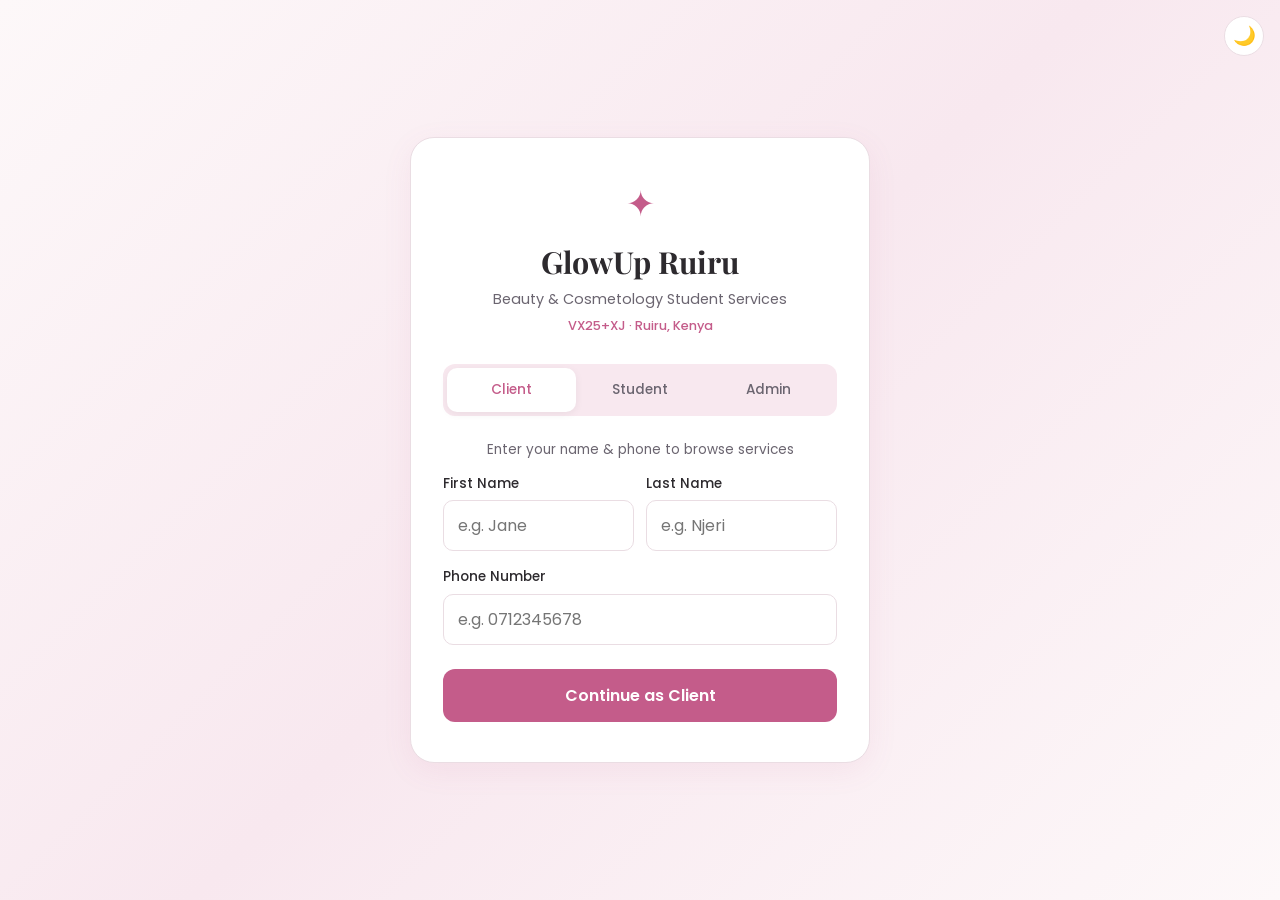
<file: index.html>
<!DOCTYPE html>
<html lang="en">
<head>
  <meta charset="UTF-8">
  <meta name="viewport" content="width=device-width, initial-scale=1.0">
  <title>GlowUp Ruiru | Login</title>
  <link rel="stylesheet" href="styles.css">
  <link href="https://fonts.googleapis.com/css2?family=Playfair+Display:wght@500;600;700&family=Poppins:wght@300;400;500;600&display=swap" rel="stylesheet">
</head>
<body class="login-page">
  <button class="theme-toggle" id="themeToggle" onclick="toggleTheme()" title="Toggle dark mode"
    style="position:fixed;top:16px;right:16px;z-index:50;">🌙</button>

  <div class="login-container" style="max-width:460px;">
    <div class="login-card">
      <div class="logo">
        <div class="logo-icon">✦</div>
        <h1>GlowUp Ruiru</h1>
        <p class="tagline">Beauty & Cosmetology Student Services</p>
        <p class="location">VX25+XJ · Ruiru, Kenya</p>
      </div>

      <div class="role-tabs">
        <button class="tab active" data-role="client">Client</button>
        <button class="tab" data-role="student">Student</button>
        <button class="tab" data-role="admin">Admin</button>
      </div>

      <!-- ========== CLIENT ========== -->
      <form id="clientForm" class="auth-form">
        <p class="form-hint">Enter your name & phone to browse services</p>
        <div class="form-row">
          <div class="form-group">
            <label>First Name</label>
            <input type="text" id="cFirstName" placeholder="e.g. Jane" required>
          </div>
          <div class="form-group">
            <label>Last Name</label>
            <input type="text" id="cLastName" placeholder="e.g. Njeri" required>
          </div>
        </div>
        <div class="form-group">
          <label>Phone Number</label>
          <input type="tel" id="cPhone" placeholder="e.g. 0712345678" required>
        </div>
        <button type="submit" class="btn-primary">Continue as Client</button>
      </form>

      <!-- ========== STUDENT ========== -->
      <div id="studentSection" class="auth-form" style="display:none;">
        <div class="sub-tabs">
          <button type="button" class="sub-tab active" data-sub="login">Login</button>
          <button type="button" class="sub-tab" data-sub="register">First time? Register</button>
        </div>

        <!-- Student Login -->
        <form id="studentLoginForm">
          <p class="form-hint">Login with your phone & password</p>
          <div class="form-group">
            <label>Phone Number</label>
            <input type="tel" id="sLoginPhone" placeholder="e.g. 0712345678" required>
          </div>
          <div class="form-group">
            <label>Password</label>
            <input type="password" id="sLoginPass" placeholder="Your password" required>
          </div>
          <button type="submit" class="btn-primary">Login as Student</button>
          <p class="forgot-link"><a href="forgot.html">Forgot password?</a></p>
        </form>

        <!-- Student Register -->
        <form id="studentRegisterForm" style="display:none;">
          <p class="form-hint">Create your student account</p>
          <div class="form-row">
            <div class="form-group">
              <label>First Name</label>
              <input type="text" id="sRegFirst" placeholder="e.g. Amina" required>
            </div>
            <div class="form-group">
              <label>Last Name</label>
              <input type="text" id="sRegLast" placeholder="e.g. Wanjiku" required>
            </div>
          </div>
          <div class="form-group">
            <label>Phone / WhatsApp</label>
            <input type="tel" id="sRegPhone" placeholder="e.g. 0712345678" required>
          </div>
          <div class="form-group">
            <label>Create Password</label>
            <input type="password" id="sRegPass" placeholder="Choose your own password" required minlength="4">
          </div>
          <div class="form-group">
            <label>Confirm Password</label>
            <input type="password" id="sRegPass2" placeholder="Type password again" required>
          </div>
          <button type="submit" class="btn-primary">Create Student Account</button>
        </form>
      </div>

      <!-- ========== ADMIN ========== -->
      <div id="adminSection" class="auth-form" style="display:none;">
        <div class="sub-tabs">
          <button type="button" class="sub-tab active" data-sub="alogin">Login</button>
          <button type="button" class="sub-tab" data-sub="aregister">First time? Register</button>
        </div>

        <form id="adminLoginForm">
          <p class="form-hint">Admin login</p>
          <div class="form-group">
            <label>Admin Name</label>
            <input type="text" id="aLoginName" placeholder="Your full name" required>
          </div>
          <div class="form-group">
            <label>Phone Number</label>
            <input type="tel" id="aLoginPhone" placeholder="e.g. 0712345678" required>
          </div>
          <div class="form-group">
            <label>Password</label>
            <input type="password" id="aLoginPass" placeholder="Your password" required>
          </div>
          <button type="submit" class="btn-primary">Login as Admin</button>
        </form>

        <form id="adminRegisterForm" style="display:none;">
          <p class="form-hint">Create the Admin account</p>
          <div class="form-group">
            <label>Admin Name</label>
            <input type="text" id="aRegName" placeholder="Your full name" required>
          </div>
          <div class="form-group">
            <label>Phone Number</label>
            <input type="tel" id="aRegPhone" placeholder="e.g. 0712345678" required>
          </div>
          <div class="form-group">
            <label>Create Password</label>
            <input type="password" id="aRegPass" placeholder="Choose your own password" required minlength="4">
          </div>
          <div class="form-group">
            <label>Confirm Password</label>
            <input type="password" id="aRegPass2" placeholder="Type password again" required>
          </div>
          <button type="submit" class="btn-primary">Create Admin Account</button>
        </form>
      </div>
    </div>
  </div>

  <script src="app.js"></script>
  <script>initTheme();</script>
</body>
</html>
</file>
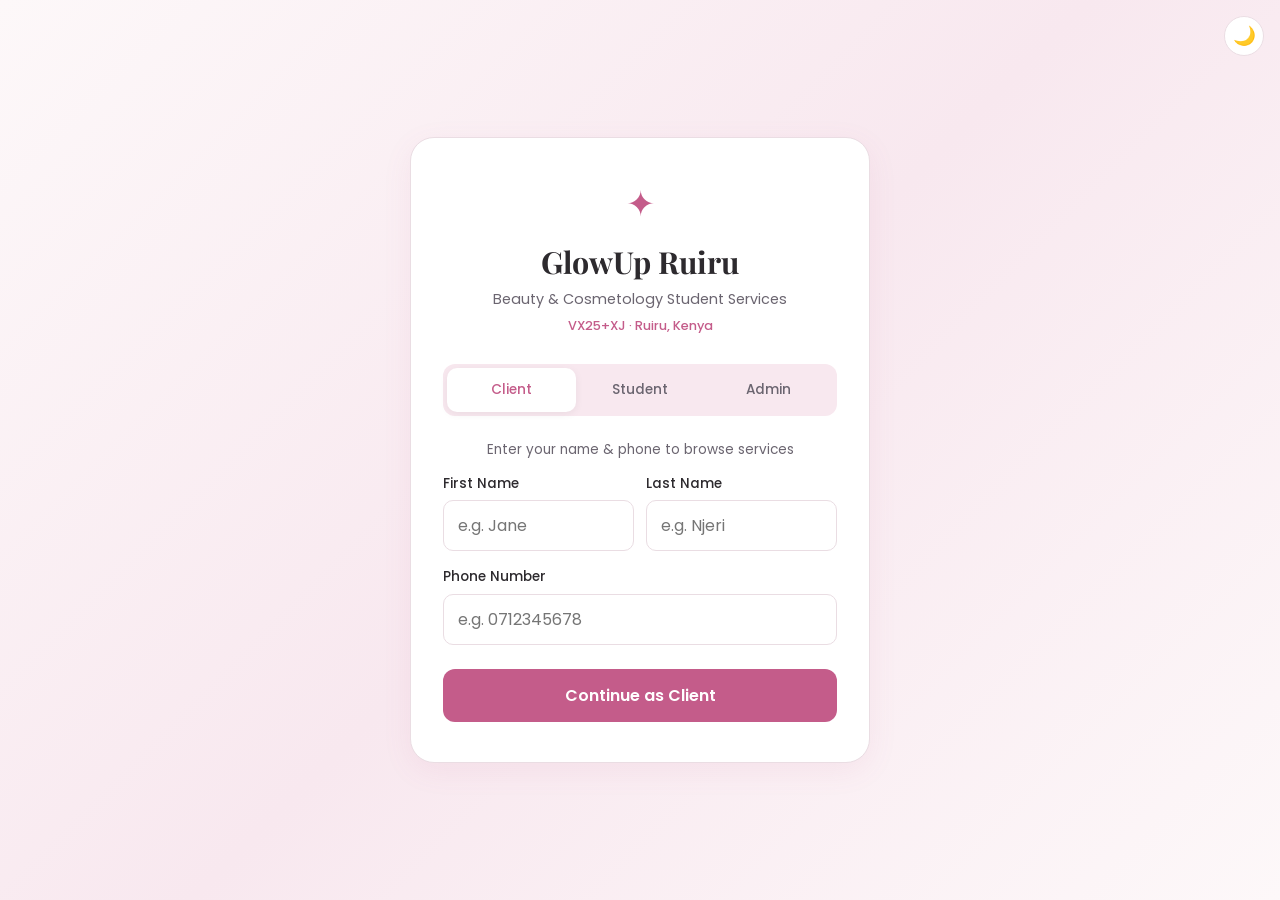
<file: admin.html>
<!DOCTYPE html>
<html lang="en">
<head>
  <meta charset="UTF-8">
  <meta name="viewport" content="width=device-width, initial-scale=1.0">
  <title>Admin Dashboard | GlowUp Ruiru</title>
  <link rel="stylesheet" href="styles.css">
  <link href="https://fonts.googleapis.com/css2?family=Playfair+Display:wght@500;600;700&family=Poppins:wght@300;400;500;600&display=swap" rel="stylesheet">
</head>
<body>
  <nav class="navbar">
    <div class="nav-brand">
      <span class="logo-icon">✦</span>
      <span>GlowUp Ruiru — Admin</span>
    </div>
    <div class="nav-actions">
      <button class="theme-toggle" id="themeToggle" onclick="toggleTheme()" title="Toggle dark mode">🌙</button>
      <span class="user-badge" id="userBadge">Admin</span>
      <button class="btn-outline" onclick="logout()">Logout</button>
    </div>
  </nav>

  <main class="dashboard">
    <header class="page-header">
      <h1>Admin Dashboard</h1>
      <p>View all students, their services, and ratings. You cannot edit a student’s posts — only view and manage overview.</p>
      <p class="date-display" id="todayDate"></p>
    </header>

    <!-- Stats -->
    <div class="info-cards" id="adminStats">
      <div class="info-card">
        <span class="info-icon">👩‍🎓</span>
        <div><strong id="statStudents">0</strong><p>Students</p></div>
      </div>
      <div class="info-card">
        <span class="info-icon">💅</span>
        <div><strong id="statServices">0</strong><p>Services today</p></div>
      </div>
      <div class="info-card">
        <span class="info-icon">⭐</span>
        <div><strong id="statRatings">0</strong><p>Total ratings</p></div>
      </div>
    </div>

    <!-- All Students & Ratings -->
    <section class="card" style="margin-bottom:24px;">
      <h2>All Students & Ratings</h2>
      <div id="studentsRatingsList"></div>
    </section>

    <!-- All Services -->
    <section class="card">
      <div class="list-header">
        <h2>All Posted Services (Today)</h2>
        <button class="btn-danger-sm" onclick="adminClearAllServices()">Clear All Services</button>
      </div>
      <div id="allServicesList" class="services-list" style="max-height:none;"></div>
    </section>
  </main>

  <script src="app.js"></script>
  <script>
    if (sessionStorage.getItem('role') !== 'admin') {
      window.location.href = 'index.html';
    }
    document.getElementById('userBadge').textContent = sessionStorage.getItem('fullName') || 'Admin';
    document.getElementById('todayDate').textContent = new Date().toLocaleDateString('en-KE', {
      weekday: 'long', year: 'numeric', month: 'long', day: 'numeric'
    });
    initTheme();
    renderAdminDashboard();
  </script>
</body>
</html>
</file>
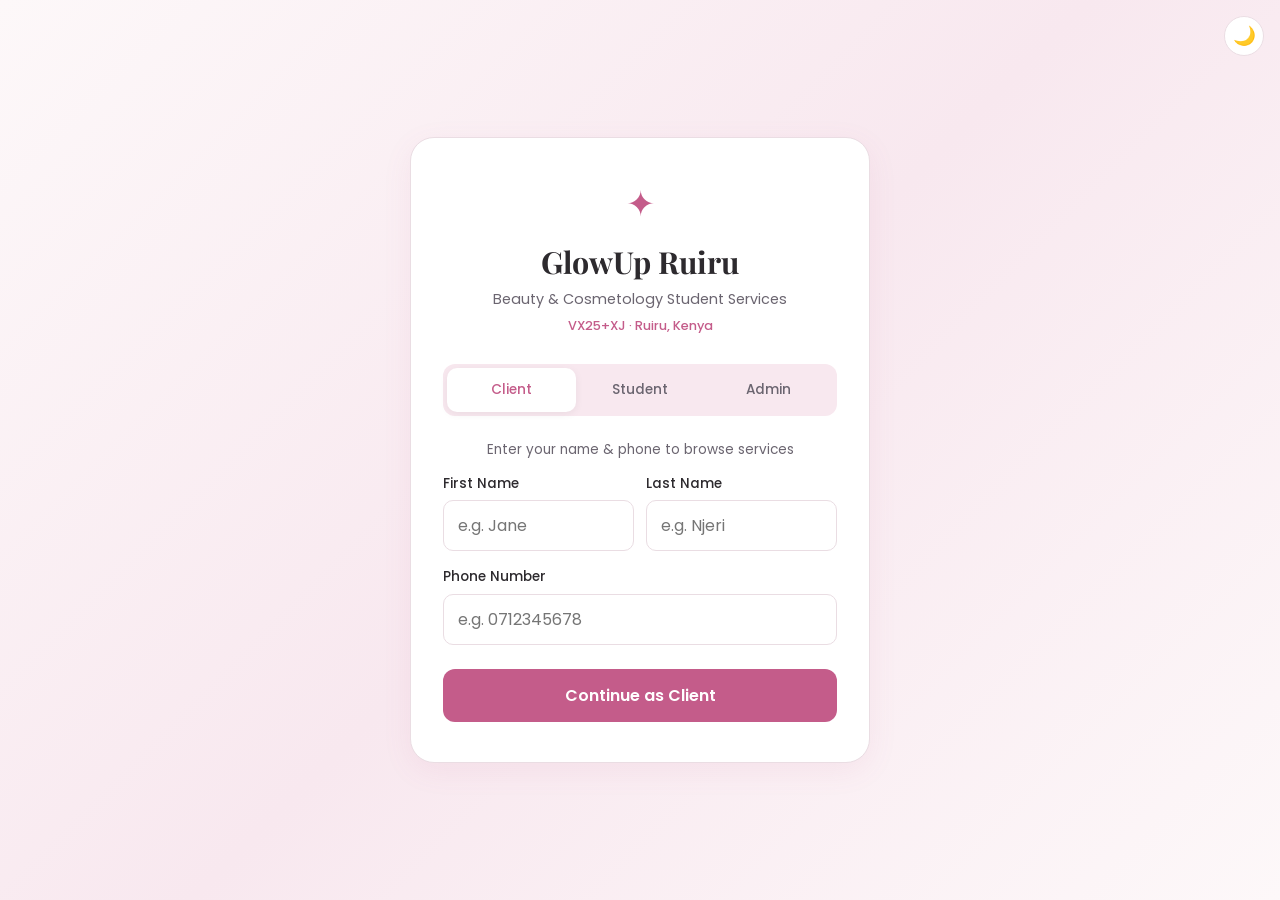
<file: client.html>
<!DOCTYPE html>
<html lang="en">
<head>
  <meta charset="UTF-8">
  <meta name="viewport" content="width=device-width, initial-scale=1.0">
  <title>Available Services | GlowUp Ruiru</title>
  <link rel="stylesheet" href="styles.css">
  <link href="https://fonts.googleapis.com/css2?family=Playfair+Display:wght@500;600;700&family=Poppins:wght@300;400;500;600&display=swap" rel="stylesheet">
</head>
<body>
  <nav class="navbar">
    <div class="nav-brand">
      <span class="logo-icon">✦</span>
      <span>GlowUp Ruiru</span>
    </div>
    <div class="nav-actions">
      <button class="theme-toggle" id="themeToggle" onclick="toggleTheme()" title="Toggle dark mode">🌙</button>
      <a href="https://wa.me/254700000000?text=Hello%20GlowUp%20Ruiru%2C%20I%20have%20a%20question" 
         class="btn-whatsapp-nav" target="_blank" rel="noopener">
        💬 WhatsApp Us
      </a>
      <span class="user-badge" id="userBadge">Client</span>
      <button class="btn-outline" onclick="logout()">Logout</button>
    </div>
  </nav>

  <main class="dashboard">
    <!-- Welcome Banner -->
    <div class="welcome-banner" id="welcomeBanner">
      <div>
        <h2 id="welcomeName">Welcome!</h2>
        <p>Find beauty services offered by cosmetology students in Ruiru today.</p>
      </div>
      <div class="welcome-meta">
        <span id="todayDate"></span>
      </div>
    </div>

    <!-- Quick Info Cards -->
    <div class="info-cards">
      <div class="info-card">
        <span class="info-icon">📍</span>
        <div>
          <strong>Location</strong>
          <p>VX25+XJ, Ruiru</p>
        </div>
      </div>
      <div class="info-card">
        <span class="info-icon">🕐</span>
        <div>
          <strong>Today's Slots</strong>
          <p id="slotCount">0 available</p>
        </div>
      </div>
      <div class="info-card">
        <span class="info-icon">💅</span>
        <div>
          <strong>Services</strong>
          <p>Student-run beauty</p>
        </div>
      </div>
    </div>

    <!-- Filter + Search -->
    <div class="filter-bar">
      <input type="text" id="searchInput" placeholder="Search by name or service..." oninput="renderClientList()">
      <select id="filterService" onchange="renderClientList()">
        <option value="">All Services</option>
        <option value="Hair Braiding">Hair Braiding</option>
        <option value="Hair Styling / Blowdry">Hair Styling / Blowdry</option>
        <option value="Locs / Dreadlocks">Locs / Dreadlocks</option>
        <option value="Manicure">Manicure</option>
        <option value="Pedicure">Pedicure</option>
        <option value="Gel Nails">Gel Nails</option>
        <option value="Facial Treatment">Facial Treatment</option>
        <option value="Makeup Application">Makeup Application</option>
        <option value="Waxing">Waxing</option>
        <option value="Eyebrow Threading">Eyebrow Threading</option>
        <option value="Massage / Spa">Massage / Spa</option>
        <option value="Shaving for Men">Shaving for Men</option>
        <option value="Other">Other</option>
      </select>
      <select id="sortBy" onchange="renderClientList()">
        <option value="newest">Newest first</option>
        <option value="rating">⭐ Highest rated</option>
                      </select>
      <button class="btn-outline" onclick="renderClientList()">Refresh</button>
    </div>

    <!-- Services Grid -->
    <div id="clientServicesList" class="client-grid"></div>

    <div id="emptyState" class="empty-state" style="display:none;">
      <div class="empty-icon">💅</div>
      <h3>No services posted yet</h3>
      <p>Check back later — students will post their available times and services for today.</p>
      <button class="btn-primary" style="max-width:260px;margin:16px auto 0;" onclick="showRequestForm()">
        Request a Service
      </button>
    </div>

    <!-- Request a Service (idea) -->
    <section class="card request-card" id="requestSection" style="display:none; margin-top:28px;">
      <h2>Request a Service</h2>
      <p style="color:var(--text-muted);margin-bottom:16px;font-size:0.9rem;">
        No one has posted what you need? Send a request and students will see it.
      </p>
      <form id="requestForm">
        <div class="form-row">
          <div class="form-group">
            <label>Service you want</label>
            <input type="text" id="reqService" placeholder="e.g. Box braids" required>
          </div>
          <div class="form-group">
            <label>Preferred time</label>
            <input type="time" id="reqTime" required>
          </div>
        </div>
        <div class="form-group">
          <label>Notes</label>
          <textarea id="reqNotes" rows="2" placeholder="Any details..."></textarea>
        </div>
        <button type="submit" class="btn-primary">Send Request via WhatsApp</button>
      </form>
    </section>

    <!-- My Recent Bookings (idea) -->
    <section class="card" style="margin-top:28px;" id="myBookingsSection">
      <h2>My Recent Bookings</h2>
      <div id="myBookingsList">
        <p style="color:var(--text-muted);font-size:0.9rem;">You haven't booked any service yet. Click "Book via WhatsApp" on a service above.</p>
      </div>
    </section>
  </main>

  

  <!-- Rating Modal -->
  <div id="ratingModal" class="modal-overlay" style="display:none;">
    <div class="modal">
      <h3>Rate this Student</h3>
      <p id="ratingStudentName">How was your experience?</p>
      <div class="star-picker" id="starPicker">
        <span data-v="1">★</span>
        <span data-v="2">★</span>
        <span data-v="3">★</span>
        <span data-v="4">★</span>
        <span data-v="5">★</span>
      </div>
      <textarea id="ratingComment" rows="2" placeholder="Optional comment..."></textarea>
      <div class="modal-actions">
        <button class="btn-cancel" onclick="closeRatingModal()">Cancel</button>
        <button class="btn-submit-rate" onclick="submitRating()">Submit Rating</button>
      </div>
    </div>
  
  <script src="app.js"></script>
  <script>
    if (sessionStorage.getItem('role') !== 'client') {
      window.location.href = 'index.html';
    }
    const fullName = sessionStorage.getItem('fullName') || 'Client';
    document.getElementById('userBadge').textContent = fullName;
    document.getElementById('welcomeName').textContent = 'Welcome, ' + fullName.split(' ')[0] + '! ✨';
    document.getElementById('todayDate').textContent = new Date().toLocaleDateString('en-KE', {
      weekday: 'long', year: 'numeric', month: 'long', day: 'numeric'
    });
    initTheme();
    renderClientList();
    renderMyBookings();
    setupStarPicker();

    // Request form
    document.getElementById('requestForm')?.addEventListener('submit', function(e) {
      e.preventDefault();
      const service = document.getElementById('reqService').value;
      const time = document.getElementById('reqTime').value;
      const notes = document.getElementById('reqNotes').value;
      const clientName = sessionStorage.getItem('fullName') || 'Client';
      const clientPhone = sessionStorage.getItem('phone') || '';

      const msg = encodeURIComponent(
        `Hello GlowUp Ruiru! 👋\n\n` +
        `I am ${clientName} (${clientPhone}) and I would like to request:\n` +
        `✨ Service: ${service}\n` +
        `🕐 Preferred time: ${time}\n` +
        (notes ? `📝 Notes: ${notes}\n` : '') +
        `\nPlease let me know if a student is available. Thank you!`
      );
      window.open(`https://wa.me/254700000000?text=${msg}`, '_blank');
    });
  </script>
</div>

</body>
</html>
</file>
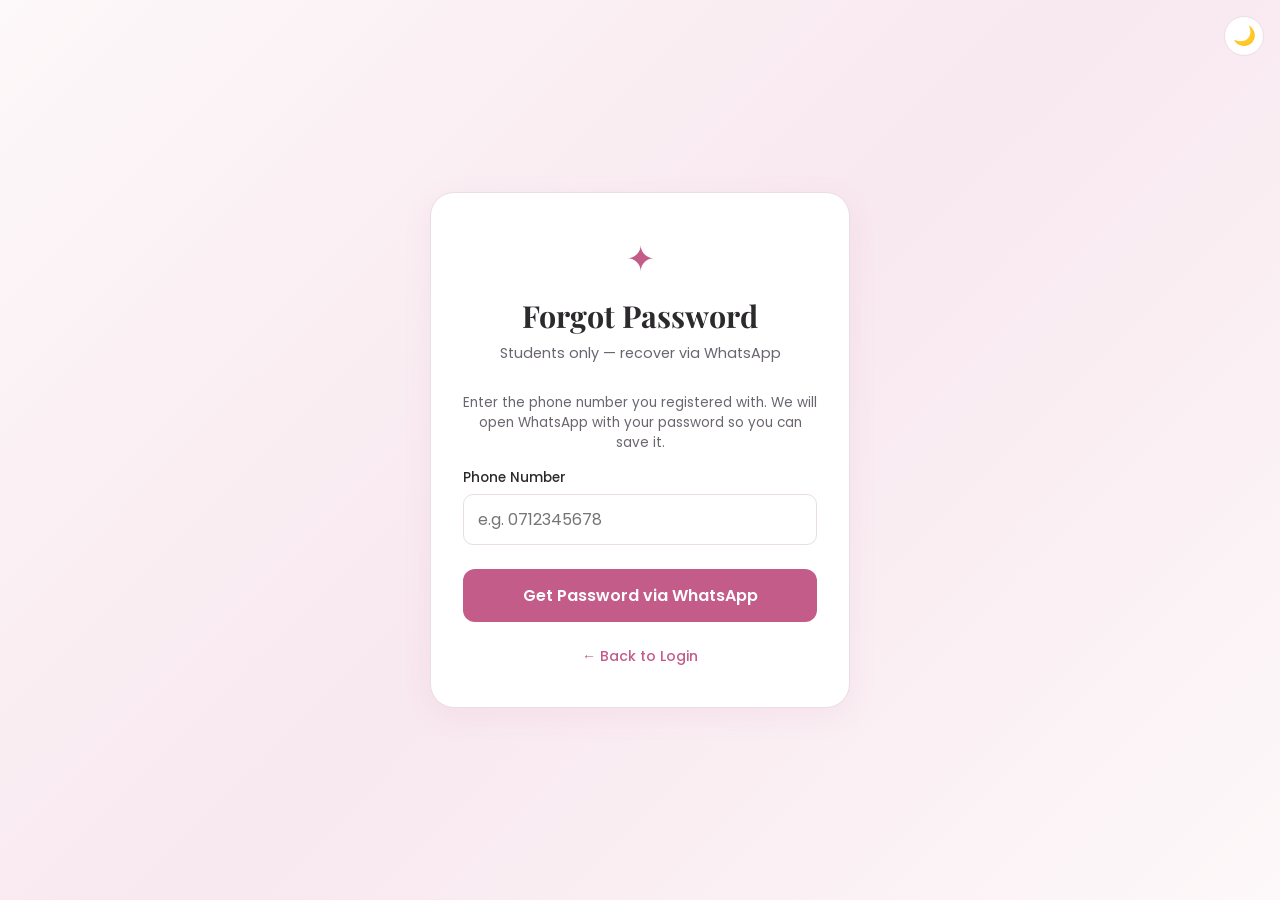
<file: forgot.html>
<!DOCTYPE html>
<html lang="en">
<head>
  <meta charset="UTF-8">
  <meta name="viewport" content="width=device-width, initial-scale=1.0">
  <title>Forgot Password | GlowUp Ruiru</title>
  <link rel="stylesheet" href="styles.css">
  <link href="https://fonts.googleapis.com/css2?family=Playfair+Display:wght@500;600;700&family=Poppins:wght@300;400;500;600&display=swap" rel="stylesheet">
</head>
<body class="login-page">
  <button class="theme-toggle" id="themeToggle" onclick="toggleTheme()" title="Toggle dark mode"
    style="position:fixed;top:16px;right:16px;z-index:50;">🌙</button>

  <div class="login-container">
    <div class="login-card">
      <div class="logo">
        <div class="logo-icon">✦</div>
        <h1>Forgot Password</h1>
        <p class="tagline">Students only — recover via WhatsApp</p>
      </div>

      <form id="forgotForm">
        <p class="form-hint">Enter the phone number you registered with. We will open WhatsApp with your password so you can save it.</p>
        <div class="form-group">
          <label>Phone Number</label>
          <input type="tel" id="forgotPhone" placeholder="e.g. 0712345678" required>
        </div>
        <button type="submit" class="btn-primary">Get Password via WhatsApp</button>
      </form>

      <div id="forgotResult" style="display:none;margin-top:20px;text-align:center;">
        <p style="color:var(--success);font-weight:500;margin-bottom:12px;">✓ Account found!</p>
        <p style="font-size:0.9rem;color:var(--text-muted);margin-bottom:14px;">
          WhatsApp will open with your password. Send the message to yourself to save it.
        </p>
        <a id="waRecoverLink" class="btn-book" href="#" target="_blank" style="display:inline-block;text-decoration:none;max-width:280px;">
          💬 Open WhatsApp & Get Password
        </a>
      </div>

      <p class="forgot-link" style="margin-top:24px;"><a href="index.html">← Back to Login</a></p>
    </div>
  </div>

  <script src="app.js"></script>
  <script>
    initTheme();
    document.getElementById('forgotForm').addEventListener('submit', function(e) {
      e.preventDefault();
      const phone = cleanPhone(document.getElementById('forgotPhone').value);
      if (phone.length < 12) {
        alert('Enter a valid phone number (e.g. 0712345678)');
        return;
      }
      const users = getUsers();
      const student = users.find(u => u.role === 'student' && u.phone === phone);
      if (!student) {
        alert('No student account found with that phone number.');
        document.getElementById('forgotResult').style.display = 'none';
        return;
      }
      // Build WhatsApp message with password so student can save it
      const msg = encodeURIComponent(
        `🔐 GlowUp Ruiru – Password Recovery\n\n` +
        `Hello ${student.fullName},\n\n` +
        `Your login details:\n` +
        `📱 Phone: ${formatPhone(student.phone)}\n` +
        `🔑 Password: ${student.password}\n\n` +
        `Keep this message saved in WhatsApp.\n` +
        `(VX25+XJ Ruiru)`
      );
      const link = document.getElementById('waRecoverLink');
      link.href = `https://wa.me/${student.phone}?text=${msg}`;
      document.getElementById('forgotResult').style.display = 'block';
    });
  </script>
</body>
</html>
</file>
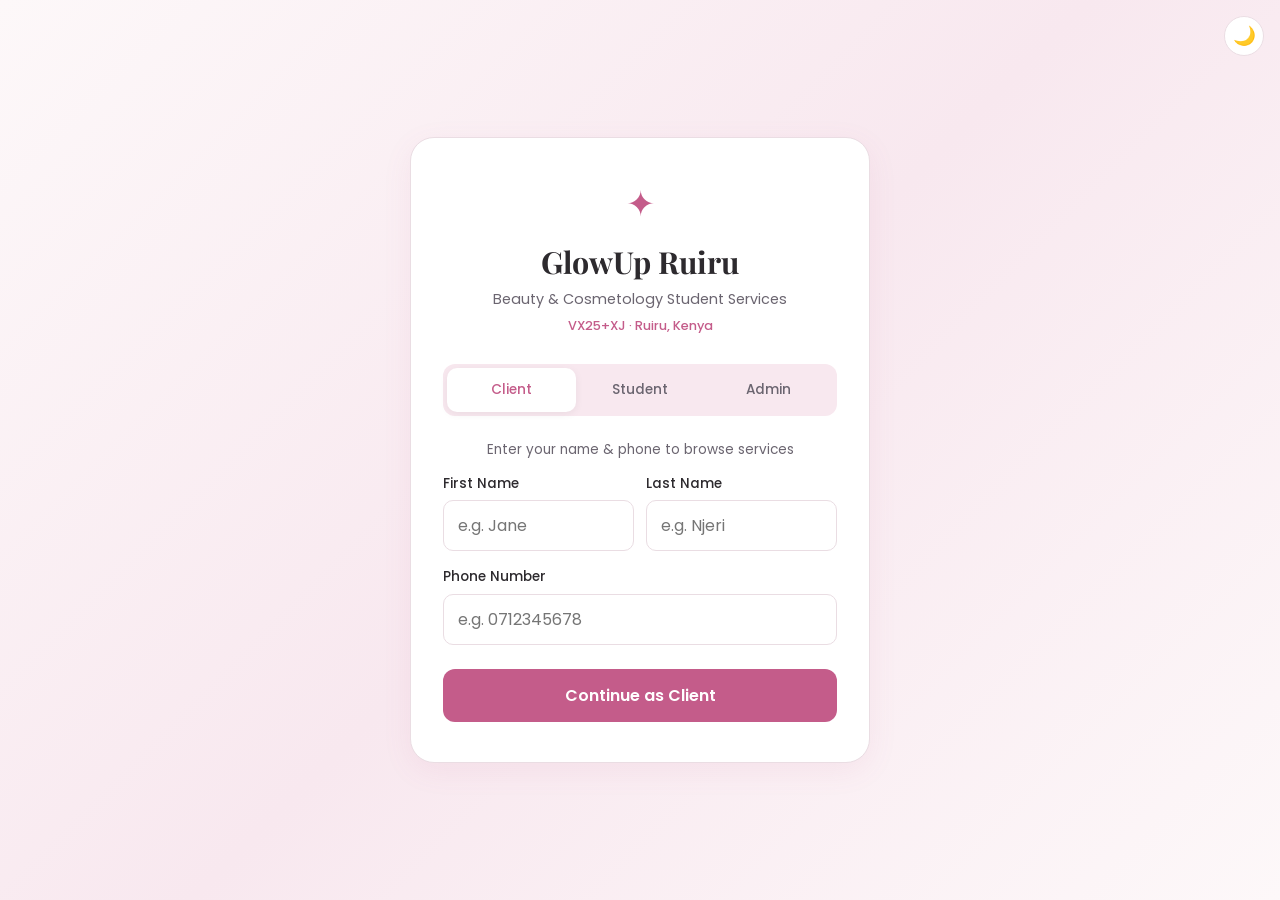
<file: student.html>
<!DOCTYPE html>
<html lang="en">
<head>
  <meta charset="UTF-8">
  <meta name="viewport" content="width=device-width, initial-scale=1.0">
  <title>My Dashboard | GlowUp Ruiru</title>
  <link rel="stylesheet" href="styles.css">
  <link href="https://fonts.googleapis.com/css2?family=Playfair+Display:wght@500;600;700&family=Poppins:wght@300;400;500;600&display=swap" rel="stylesheet">
</head>
<body>
  <nav class="navbar">
    <div class="nav-brand">
      <span class="logo-icon">✦</span>
      <span>GlowUp Ruiru</span>
    </div>
    <div class="nav-actions">
      <button class="theme-toggle" id="themeToggle" onclick="toggleTheme()" title="Toggle dark mode">🌙</button>
      <span class="user-badge" id="userBadge">Student</span>
      <button class="btn-outline" onclick="logout()">Logout</button>
    </div>
  </nav>

  <main class="dashboard">
    <header class="page-header">
      <h1>My Student Dashboard</h1>
      <p>Only <strong>you</strong> can see and manage the services you post. Other students cannot edit your work.</p>
      <p class="date-display" id="todayDate"></p>
    </header>

    <div class="dashboard-grid">
      <section class="card form-card">
        <h2>Post a Service for Today</h2>
        <form id="addServiceForm">
          <div class="form-group">
            <label>Your Name</label>
            <input type="text" id="studentName" readonly>
          </div>
          <div class="form-group">
            <label for="serviceType">Service Type</label>
            <select id="serviceType" required>
              <option value="">Select a service</option>
              <option value="Hair Braiding">Hair Braiding</option>
              <option value="Hair Styling / Blowdry">Hair Styling / Blowdry</option>
              <option value="Locs / Dreadlocks">Locs / Dreadlocks</option>
              <option value="Manicure">Manicure</option>
              <option value="Pedicure">Pedicure</option>
              <option value="Gel Nails">Gel Nails</option>
              <option value="Facial Treatment">Facial Treatment</option>
              <option value="Makeup Application">Makeup Application</option>
              <option value="Waxing">Waxing</option>
              <option value="Eyebrow Threading">Eyebrow Threading</option>
              <option value="Massage / Spa">Massage / Spa</option>
              <option value="Shaving for Men">Shaving for Men</option>
              <option value="Other">Other</option>
            </select>
          </div>
          <div class="form-row">
            <div class="form-group">
              <label for="startTime">Available From</label>
              <input type="time" id="startTime" required>
            </div>
            <div class="form-group">
              <label for="endTime">Available Until</label>
              <input type="time" id="endTime" required>
            </div>
          </div>
          <div class="form-group">
            <label>Your WhatsApp</label>
            <input type="tel" id="whatsapp" readonly>
          </div>
          <div class="form-group">
            <label for="notes">Notes (optional)</label>
            <textarea id="notes" rows="2" placeholder="e.g. Box braids only"></textarea>
          </div>
          <button type="submit" class="btn-primary">Post My Service</button>
        </form>
      </section>

      <section class="card list-card">
        <div class="list-header">
          <h2>My Posted Services</h2>
          <button class="btn-danger-sm" onclick="clearMyServices()">Clear Mine</button>
        </div>
        <div id="servicesList" class="services-list"></div>
        <div id="myRatingBox" style="margin-top:18px;padding-top:14px;border-top:1px solid var(--border);"></div>
      </section>
    </div>

    <section class="card" style="margin-top:28px;">
      <h2>💡 Tips</h2>
      <ul class="tips-list">
        <li>Only you can edit or delete your own services.</li>
        <li>Clients book you directly on WhatsApp.</li>
        <li>Your ratings are public — good work helps you get more clients.</li>
        <li>Clear old slots at the end of the day.</li>
      </ul>
    </section>
  </main>

  <script src="app.js"></script>
  <script>
    if (sessionStorage.getItem('role') !== 'student') {
      window.location.href = 'index.html';
    }
    const fullName = sessionStorage.getItem('fullName') || 'Student';
    const phone = sessionStorage.getItem('phone') || '';
    document.getElementById('userBadge').textContent = fullName;
    document.getElementById('studentName').value = fullName;
    document.getElementById('whatsapp').value = formatPhone(phone);
    document.getElementById('todayDate').textContent = new Date().toLocaleDateString('en-KE', {
      weekday: 'long', year: 'numeric', month: 'long', day: 'numeric'
    });
    initTheme();
    renderStudentList();
    showMyRating();
  </script>
</body>
</html>
</file>
<file: styles.css>
/* ===== GlowUp Ruiru – Beauty & Cosmetology ===== */
:root {
  --primary: #c45c8a;
  --primary-dark: #a3446e;
  --primary-light: #f8e8ef;
  --accent: #d4a017;
  --bg: #fdf8f9;
  --card: #ffffff;
  --text: #2d2a2e;
  --text-muted: #6b6570;
  --border: #eadde3;
  --success: #2d9f6f;
  --danger: #c0392b;
  --shadow: 0 8px 30px rgba(196, 92, 138, 0.08);
  --radius: 16px;
  --star: #f5a623;
  --wa: #25D366;
  --wa-hover: #1ebe57;
}

/* Dark Mode */
[data-theme="dark"] {
  --primary: #e07aab;
  --primary-dark: #c45c8a;
  --primary-light: #3a2a32;
  --accent: #e0b84a;
  --bg: #1a1520;
  --card: #241e2a;
  --text: #f0e8ec;
  --text-muted: #a89aa3;
  --border: #3a3038;
  --success: #3dba85;
  --danger: #e05a4e;
  --shadow: 0 8px 30px rgba(0, 0, 0, 0.35);
  --star: #f5a623;
  --wa: #25D366;
  --wa-hover: #1ebe57;
}

* {
  margin: 0;
  padding: 0;
  box-sizing: border-box;
}

body {
  font-family: 'Poppins', sans-serif;
  background: var(--bg);
  color: var(--text);
  min-height: 100vh;
  line-height: 1.5;
  transition: background 0.3s, color 0.3s;
}

h1, h2, h3 {
  font-family: 'Playfair Display', serif;
}

/* ===== Login Page ===== */
.login-page {
  display: flex;
  align-items: center;
  justify-content: center;
  min-height: 100vh;
  background: linear-gradient(135deg, var(--bg) 0%, var(--primary-light) 50%, var(--bg) 100%);
  padding: 20px;
}

.login-container {
  width: 100%;
  max-width: 420px;
}

.login-card {
  background: var(--card);
  border-radius: 24px;
  padding: 40px 32px;
  box-shadow: var(--shadow);
  border: 1px solid var(--border);
  transition: background 0.3s, border-color 0.3s;
}

.logo {
  text-align: center;
  margin-bottom: 28px;
}

.logo-icon {
  font-size: 2.2rem;
  color: var(--primary);
  margin-bottom: 8px;
}

.logo h1 {
  font-size: 1.9rem;
  color: var(--text);
  margin-bottom: 4px;
}

.tagline {
  color: var(--text-muted);
  font-size: 0.9rem;
}

.location {
  font-size: 0.8rem;
  color: var(--primary);
  margin-top: 6px;
  font-weight: 500;
}

.role-tabs {
  display: flex;
  background: var(--primary-light);
  border-radius: 12px;
  padding: 4px;
  margin-bottom: 24px;
}

.tab {
  flex: 1;
  border: none;
  background: transparent;
  padding: 10px;
  border-radius: 10px;
  font-family: inherit;
  font-size: 0.9rem;
  font-weight: 500;
  cursor: pointer;
  color: var(--text-muted);
  transition: all 0.2s;
}

.tab.active {
  background: var(--card);
  color: var(--primary);
  box-shadow: 0 2px 8px rgba(0,0,0,0.06);
}

.form-group {
  margin-bottom: 16px;
}

.form-group label {
  display: block;
  font-size: 0.85rem;
  font-weight: 500;
  margin-bottom: 6px;
  color: var(--text);
}

.form-group input,
.form-group select,
.form-group textarea {
  width: 100%;
  padding: 12px 14px;
  border: 1.5px solid var(--border);
  border-radius: 10px;
  font-family: inherit;
  font-size: 0.95rem;
  background: var(--card);
  color: var(--text);
  transition: border-color 0.2s, background 0.3s;
}

.form-group input:focus,
.form-group select:focus,
.form-group textarea:focus {
  outline: none;
  border-color: var(--primary);
}

.form-group input[readonly] {
  opacity: 0.85;
  background: var(--primary-light);
}

.form-row {
  display: grid;
  grid-template-columns: 1fr 1fr;
  gap: 12px;
}

.btn-primary {
  width: 100%;
  padding: 14px;
  background: var(--primary);
  color: white;
  border: none;
  border-radius: 12px;
  font-family: inherit;
  font-size: 1rem;
  font-weight: 600;
  cursor: pointer;
  transition: background 0.2s;
  margin-top: 8px;
}

.btn-primary:hover {
  background: var(--primary-dark);
}

.demo-hint {
  margin-top: 24px;
  padding: 14px;
  background: var(--primary-light);
  border-radius: 12px;
  font-size: 0.8rem;
  color: var(--text-muted);
  text-align: center;
}

.demo-hint code {
  background: var(--card);
  padding: 2px 6px;
  border-radius: 4px;
  font-size: 0.78rem;
  color: var(--primary-dark);
}

.form-hint {
  font-size: 0.85rem;
  color: var(--text-muted);
  margin-bottom: 14px;
  text-align: center;
}

.field-hint {
  display: block;
  margin-top: 4px;
  font-size: 0.75rem;
  color: var(--primary);
}

/* ===== Navbar ===== */
.navbar {
  display: flex;
  justify-content: space-between;
  align-items: center;
  padding: 14px 28px;
  background: var(--card);
  border-bottom: 1px solid var(--border);
  position: sticky;
  top: 0;
  z-index: 100;
  transition: background 0.3s, border-color 0.3s;
}

.nav-brand {
  display: flex;
  align-items: center;
  gap: 8px;
  font-family: 'Playfair Display', serif;
  font-size: 1.25rem;
  font-weight: 600;
  color: var(--text);
}

.nav-brand .logo-icon {
  color: var(--primary);
  font-size: 1.4rem;
}

.nav-actions {
  display: flex;
  align-items: center;
  gap: 10px;
  flex-wrap: wrap;
}

.user-badge {
  background: var(--primary-light);
  color: var(--primary-dark);
  padding: 6px 14px;
  border-radius: 20px;
  font-size: 0.85rem;
  font-weight: 500;
}

.btn-outline {
  padding: 8px 16px;
  border: 1.5px solid var(--border);
  background: transparent;
  border-radius: 10px;
  font-family: inherit;
  font-size: 0.85rem;
  font-weight: 500;
  cursor: pointer;
  color: var(--text);
  transition: all 0.2s;
}

.btn-outline:hover {
  border-color: var(--primary);
  color: var(--primary);
}

.btn-danger-sm {
  padding: 6px 12px;
  background: transparent;
  border: 1.5px solid #f5c6cb;
  color: var(--danger);
  border-radius: 8px;
  font-size: 0.8rem;
  font-family: inherit;
  cursor: pointer;
}

.btn-danger-sm:hover {
  background: rgba(192, 57, 43, 0.1);
}

/* Dark mode toggle */
.theme-toggle {
  width: 40px;
  height: 40px;
  border-radius: 50%;
  border: 1.5px solid var(--border);
  background: var(--card);
  cursor: pointer;
  display: flex;
  align-items: center;
  justify-content: center;
  font-size: 1.15rem;
  transition: all 0.2s;
  color: var(--text);
}

.theme-toggle:hover {
  border-color: var(--primary);
  background: var(--primary-light);
}

/* ===== Dashboard ===== */
.dashboard {
  max-width: 1100px;
  margin: 0 auto;
  padding: 32px 24px 60px;
}

.page-header {
  margin-bottom: 28px;
}

.page-header h1 {
  font-size: 1.9rem;
  margin-bottom: 6px;
}

.page-header p {
  color: var(--text-muted);
  font-size: 0.95rem;
}

.date-display {
  margin-top: 8px;
  font-weight: 500;
  color: var(--primary) !important;
}

.dashboard-grid {
  display: grid;
  grid-template-columns: 1fr 1fr;
  gap: 24px;
}

@media (max-width: 800px) {
  .dashboard-grid {
    grid-template-columns: 1fr;
  }
}

.card {
  background: var(--card);
  border-radius: var(--radius);
  padding: 24px;
  box-shadow: var(--shadow);
  border: 1px solid var(--border);
  transition: background 0.3s, border-color 0.3s;
}

.card h2 {
  font-size: 1.25rem;
  margin-bottom: 18px;
}

.list-header {
  display: flex;
  justify-content: space-between;
  align-items: center;
  margin-bottom: 16px;
}

.list-header h2 {
  margin-bottom: 0;
}

/* ===== Service Items (Admin) ===== */
.services-list {
  display: flex;
  flex-direction: column;
  gap: 12px;
  max-height: 520px;
  overflow-y: auto;
}

.service-item {
  background: var(--primary-light);
  border-radius: 12px;
  padding: 14px 16px;
  display: flex;
  justify-content: space-between;
  align-items: flex-start;
  gap: 12px;
}

.service-item .info h4 {
  font-family: 'Poppins', sans-serif;
  font-size: 0.95rem;
  font-weight: 600;
  margin-bottom: 4px;
}

.service-item .info p {
  font-size: 0.82rem;
  color: var(--text-muted);
  margin-bottom: 2px;
}

.service-item .price {
  font-weight: 600;
  color: var(--primary-dark);
  white-space: nowrap;
}

.service-item .delete-btn {
  background: none;
  border: none;
  color: var(--danger);
  cursor: pointer;
  font-size: 1.1rem;
  padding: 0 4px;
  line-height: 1;
}

/* ===== Client Grid ===== */
.filter-bar {
  display: flex;
  gap: 12px;
  margin-bottom: 24px;
  flex-wrap: wrap;
}

.filter-bar select,
.filter-bar input[type="text"] {
  padding: 10px 14px;
  border: 1.5px solid var(--border);
  border-radius: 10px;
  font-family: inherit;
  font-size: 0.9rem;
  background: var(--card);
  color: var(--text);
  min-width: 160px;
}

.filter-bar input[type="text"] {
  flex: 1;
  min-width: 180px;
}

.filter-bar input[type="text"]:focus,
.filter-bar select:focus {
  outline: none;
  border-color: var(--primary);
}

.client-grid {
  display: grid;
  grid-template-columns: repeat(auto-fill, minmax(280px, 1fr));
  gap: 20px;
}

.client-card {
  background: var(--card);
  border-radius: var(--radius);
  padding: 22px;
  box-shadow: var(--shadow);
  border: 1px solid var(--border);
  transition: transform 0.2s, box-shadow 0.2s, background 0.3s;
  display: flex;
  flex-direction: column;
}

.client-card:hover {
  transform: translateY(-3px);
  box-shadow: 0 12px 36px rgba(196, 92, 138, 0.12);
}

.client-card .service-type {
  font-family: 'Playfair Display', serif;
  font-size: 1.2rem;
  margin-bottom: 6px;
  color: var(--text);
}

.client-card .stylist {
  font-size: 0.88rem;
  color: var(--primary);
  font-weight: 500;
  margin-bottom: 8px;
}

.client-card .time-slot {
  display: flex;
  align-items: center;
  gap: 6px;
  font-size: 0.9rem;
  background: var(--primary-light);
  padding: 8px 12px;
  border-radius: 8px;
  margin-bottom: 10px;
  color: var(--text);
}

.client-card .price-tag {
  font-size: 1.15rem;
  font-weight: 600;
  color: var(--primary-dark);
  margin-top: auto;
  padding-top: 10px;
}

.client-card .notes {
  font-size: 0.82rem;
  color: var(--text-muted);
  margin-top: 8px;
  font-style: italic;
}

/* Ratings */
.rating-row {
  display: flex;
  align-items: center;
  gap: 6px;
  margin-bottom: 8px;
  font-size: 0.85rem;
}

.stars {
  color: var(--star);
  letter-spacing: 1px;
}

.rating-count {
  color: var(--text-muted);
  font-size: 0.78rem;
}

.btn-book {
  display: block;
  width: 100%;
  margin-top: 12px;
  padding: 12px 16px;
  background: var(--wa);
  color: white;
  border: none;
  border-radius: 10px;
  font-family: inherit;
  font-size: 0.92rem;
  font-weight: 600;
  cursor: pointer;
  transition: background 0.2s, transform 0.15s;
  text-align: center;
}

.btn-book:hover {
  background: var(--wa-hover);
  transform: translateY(-1px);
}

.btn-rate {
  display: block;
  width: 100%;
  margin-top: 8px;
  padding: 8px 12px;
  background: transparent;
  color: var(--primary);
  border: 1.5px solid var(--primary);
  border-radius: 10px;
  font-family: inherit;
  font-size: 0.85rem;
  font-weight: 500;
  cursor: pointer;
  transition: all 0.2s;
}

.btn-rate:hover {
  background: var(--primary-light);
}

.btn-whatsapp-nav {
  display: inline-flex;
  align-items: center;
  gap: 4px;
  padding: 7px 14px;
  background: var(--wa);
  color: white !important;
  border-radius: 20px;
  font-size: 0.82rem;
  font-weight: 500;
  text-decoration: none;
  transition: background 0.2s;
}

.btn-whatsapp-nav:hover {
  background: var(--wa-hover);
}

.empty-state {
  text-align: center;
  padding: 60px 20px;
  color: var(--text-muted);
}

.empty-icon {
  font-size: 3rem;
  margin-bottom: 12px;
}

.empty-state h3 {
  font-family: 'Playfair Display', serif;
  margin-bottom: 8px;
  color: var(--text);
}

/* ===== Welcome Banner ===== */
.welcome-banner {
  background: linear-gradient(135deg, var(--primary) 0%, var(--primary-dark) 100%);
  color: white;
  border-radius: var(--radius);
  padding: 22px 26px;
  margin-bottom: 22px;
  display: flex;
  justify-content: space-between;
  align-items: center;
  flex-wrap: wrap;
  gap: 12px;
}

.welcome-banner h2 {
  font-size: 1.5rem;
  margin-bottom: 4px;
}

.welcome-banner p {
  font-size: 0.9rem;
  opacity: 0.9;
}

.welcome-meta {
  font-size: 0.88rem;
  background: rgba(255,255,255,0.18);
  padding: 8px 14px;
  border-radius: 20px;
}

/* ===== Info Cards ===== */
.info-cards {
  display: grid;
  grid-template-columns: repeat(auto-fit, minmax(160px, 1fr));
  gap: 14px;
  margin-bottom: 24px;
}

.info-card {
  background: var(--card);
  border: 1px solid var(--border);
  border-radius: 12px;
  padding: 14px 16px;
  display: flex;
  align-items: center;
  gap: 12px;
  box-shadow: var(--shadow);
  transition: background 0.3s, border-color 0.3s;
}

.info-icon {
  font-size: 1.5rem;
}

.info-card strong {
  display: block;
  font-size: 0.85rem;
}

.info-card p {
  font-size: 0.8rem;
  color: var(--text-muted);
  margin: 0;
}

/* ===== Booking items ===== */
.booking-item {
  display: flex;
  justify-content: space-between;
  align-items: center;
  padding: 12px 0;
  border-bottom: 1px solid var(--border);
  gap: 12px;
  flex-wrap: wrap;
}

.booking-item:last-child {
  border-bottom: none;
}

/* ===== Tips list ===== */
.tips-list {
  list-style: none;
  padding: 0;
}

.tips-list li {
  padding: 8px 0 8px 24px;
  position: relative;
  font-size: 0.9rem;
  color: var(--text-muted);
}

.tips-list li::before {
  content: "✓";
  position: absolute;
  left: 0;
  color: var(--primary);
  font-weight: 600;
}

.request-card {
  border: 2px dashed var(--border);
}

/* ===== Rating Modal ===== */
.modal-overlay {
  position: fixed;
  inset: 0;
  background: rgba(0,0,0,0.55);
  display: flex;
  align-items: center;
  justify-content: center;
  z-index: 1000;
  padding: 20px;
}

.modal {
  background: var(--card);
  border-radius: 20px;
  padding: 28px 24px;
  max-width: 380px;
  width: 100%;
  box-shadow: 0 20px 60px rgba(0,0,0,0.3);
  border: 1px solid var(--border);
  text-align: center;
}

.modal h3 {
  margin-bottom: 6px;
  font-size: 1.3rem;
}

.modal p {
  color: var(--text-muted);
  font-size: 0.9rem;
  margin-bottom: 18px;
}

.star-picker {
  display: flex;
  justify-content: center;
  gap: 8px;
  margin-bottom: 18px;
  font-size: 2rem;
  cursor: pointer;
  user-select: none;
}

.star-picker span {
  color: #ccc;
  transition: color 0.15s, transform 0.15s;
  cursor: pointer;
  font-size: 2rem;
  line-height: 1;
}

.star-picker span.active,
.star-picker span:hover {
  color: var(--star) !important;
}

.star-picker span:hover {
  transform: scale(1.2);
}

.modal textarea {
  width: 100%;
  padding: 10px 12px;
  border: 1.5px solid var(--border);
  border-radius: 10px;
  font-family: inherit;
  font-size: 0.9rem;
  background: var(--bg);
  color: var(--text);
  margin-bottom: 16px;
  resize: vertical;
}

.modal-actions {
  display: flex;
  gap: 10px;
}

.modal-actions button {
  flex: 1;
  padding: 12px;
  border-radius: 10px;
  font-family: inherit;
  font-size: 0.9rem;
  font-weight: 600;
  cursor: pointer;
  border: none;
}

.modal-actions .btn-cancel {
  background: var(--primary-light);
  color: var(--text);
}

.modal-actions .btn-submit-rate {
  background: var(--primary);
  color: white;
}

/* Sub-tabs (Login / Register) */
.sub-tabs {
  display: flex;
  gap: 8px;
  margin-bottom: 16px;
}
.sub-tab {
  flex: 1;
  padding: 8px;
  border: 1.5px solid var(--border);
  background: transparent;
  border-radius: 10px;
  font-family: inherit;
  font-size: 0.85rem;
  font-weight: 500;
  cursor: pointer;
  color: var(--text-muted);
  transition: all 0.2s;
}
.sub-tab.active {
  background: var(--primary-light);
  color: var(--primary);
  border-color: var(--primary);
}
.forgot-link {
  text-align: center;
  margin-top: 14px;
  font-size: 0.88rem;
}
.forgot-link a {
  color: var(--primary);
  text-decoration: none;
  font-weight: 500;
}
.forgot-link a:hover {
  text-decoration: underline;
}
.role-tabs {
  display: flex;
  background: var(--primary-light);
  border-radius: 12px;
  padding: 4px;
  margin-bottom: 24px;
}
.role-tabs .tab {
  flex: 1;
  border: none;
  background: transparent;
  padding: 10px 6px;
  border-radius: 10px;
  font-family: inherit;
  font-size: 0.85rem;
  font-weight: 500;
  cursor: pointer;
  color: var(--text-muted);
  transition: all 0.2s;
}
.role-tabs .tab.active {
  background: var(--card);
  color: var(--primary);
  box-shadow: 0 2px 8px rgba(0,0,0,0.06);
}

/* ===== Mobile Friendly ===== */
@media (max-width: 768px) {
  .navbar {
    padding: 10px 14px;
    flex-wrap: wrap;
    gap: 8px;
  }

  .nav-brand {
    font-size: 1.05rem;
  }

  .nav-actions {
    width: 100%;
    justify-content: flex-end;
    gap: 8px;
  }

  .user-badge {
    font-size: 0.78rem;
    padding: 5px 10px;
  }

  .btn-whatsapp-nav {
    font-size: 0.75rem;
    padding: 6px 10px;
  }

  .btn-outline {
    padding: 6px 12px;
    font-size: 0.8rem;
  }

  .dashboard {
    padding: 16px 12px 40px;
  }

  .page-header h1 {
    font-size: 1.4rem;
  }

  .page-header p {
    font-size: 0.88rem;
  }

  .dashboard-grid {
    grid-template-columns: 1fr;
    gap: 16px;
  }

  .card {
    padding: 16px;
  }

  .form-row {
    grid-template-columns: 1fr;
  }

  .welcome-banner {
    padding: 16px;
    flex-direction: column;
    align-items: flex-start;
  }

  .welcome-banner h2 {
    font-size: 1.25rem;
  }

  .info-cards {
    grid-template-columns: 1fr;
  }

  .filter-bar {
    flex-direction: column;
  }

  .filter-bar input[type="text"],
  .filter-bar select {
    width: 100%;
    min-width: 0;
  }

  .client-grid {
    grid-template-columns: 1fr;
  }

  .login-card {
    padding: 28px 18px;
  }

  .logo h1 {
    font-size: 1.55rem;
  }

  .role-tabs .tab {
    font-size: 0.78rem;
    padding: 9px 4px;
  }

  .service-item {
    flex-direction: column;
    gap: 8px;
  }

  .modal {
    padding: 20px 16px;
    margin: 12px;
  }

  .star-picker span {
    font-size: 1.8rem;
  }

  .booking-item {
    flex-direction: column;
    align-items: flex-start;
  }
}

@media (max-width: 400px) {
  .nav-actions {
    gap: 6px;
  }

  .theme-toggle {
    width: 36px;
    height: 36px;
    font-size: 1rem;
  }

  .btn-primary {
    padding: 12px;
    font-size: 0.95rem;
  }
}

/* Touch-friendly */
button, .btn-book, .btn-rate, .tab, .sub-tab, a.btn-whatsapp-nav {
  min-height: 44px;
  touch-action: manipulation;
}

.theme-toggle {
  min-height: 40px;
  min-width: 40px;
}

input, select, textarea {
  font-size: 16px !important; /* prevents iOS zoom on focus */
}
</file>
